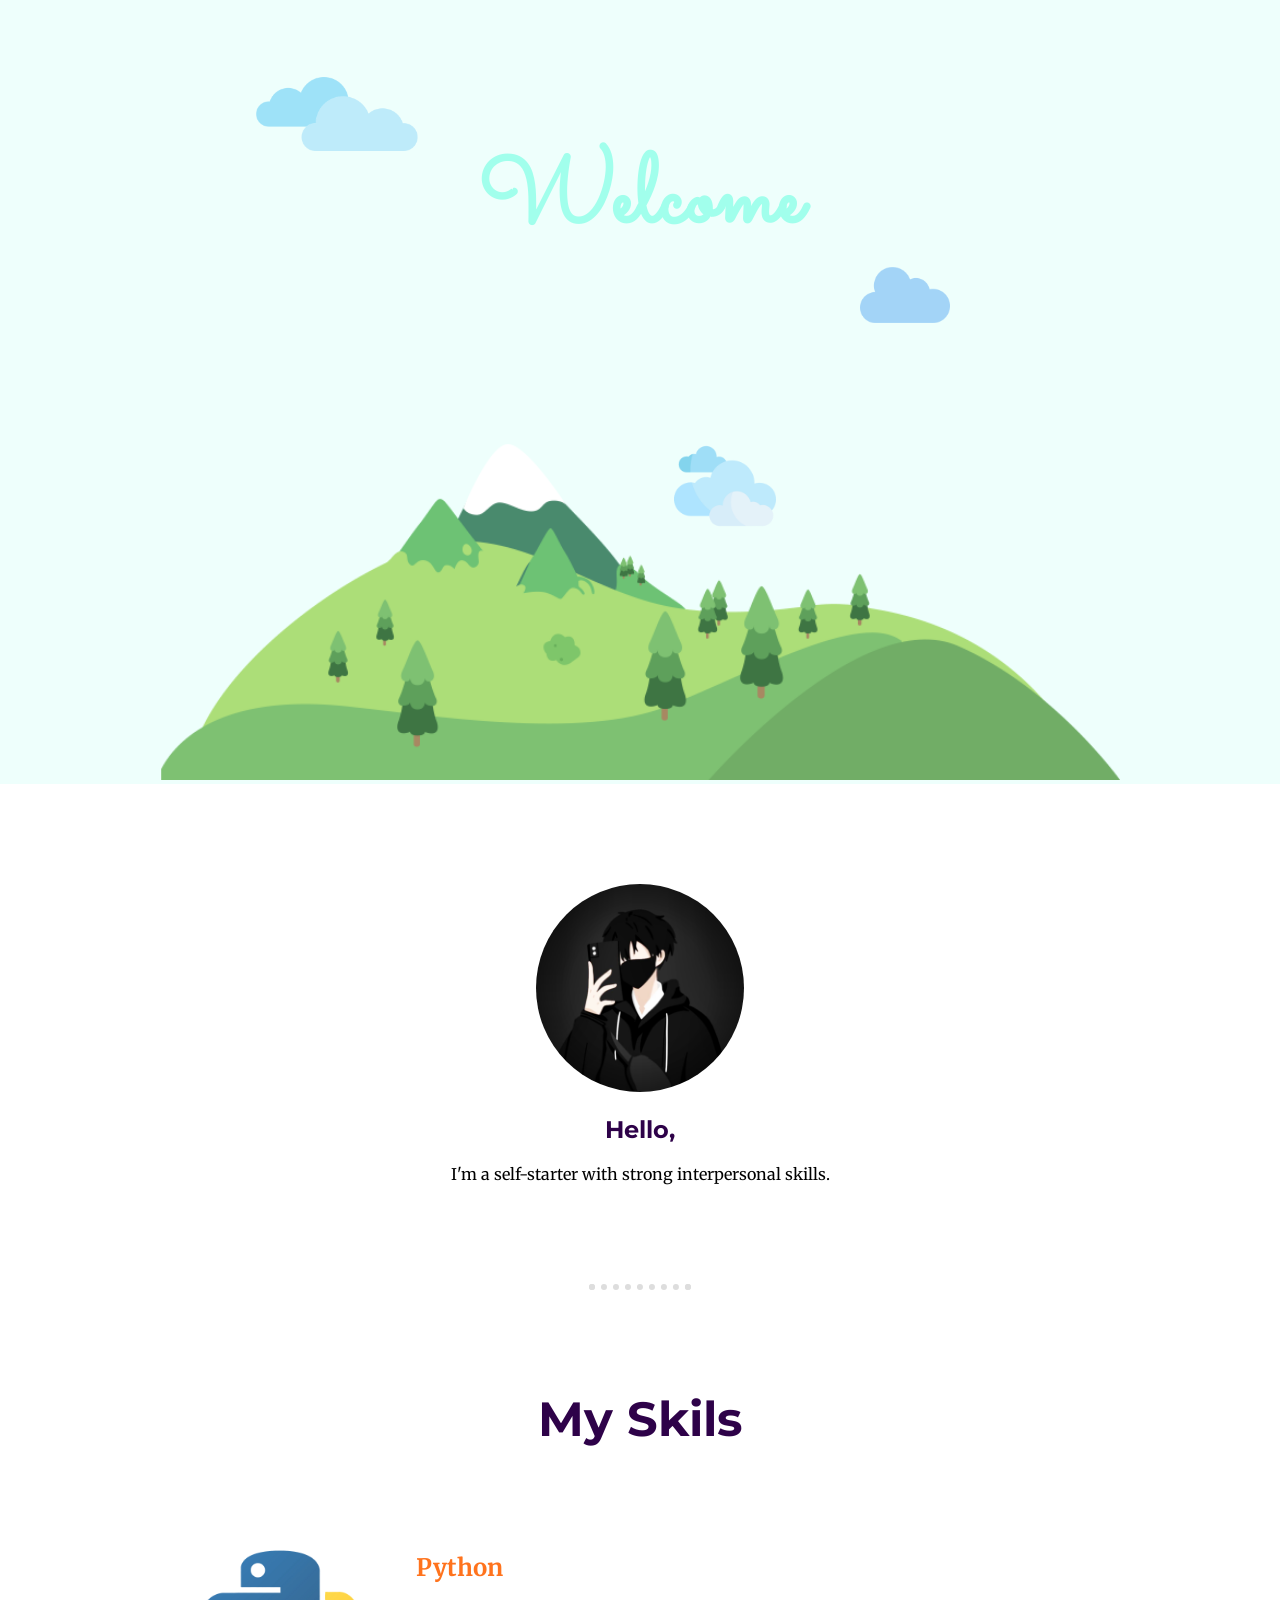
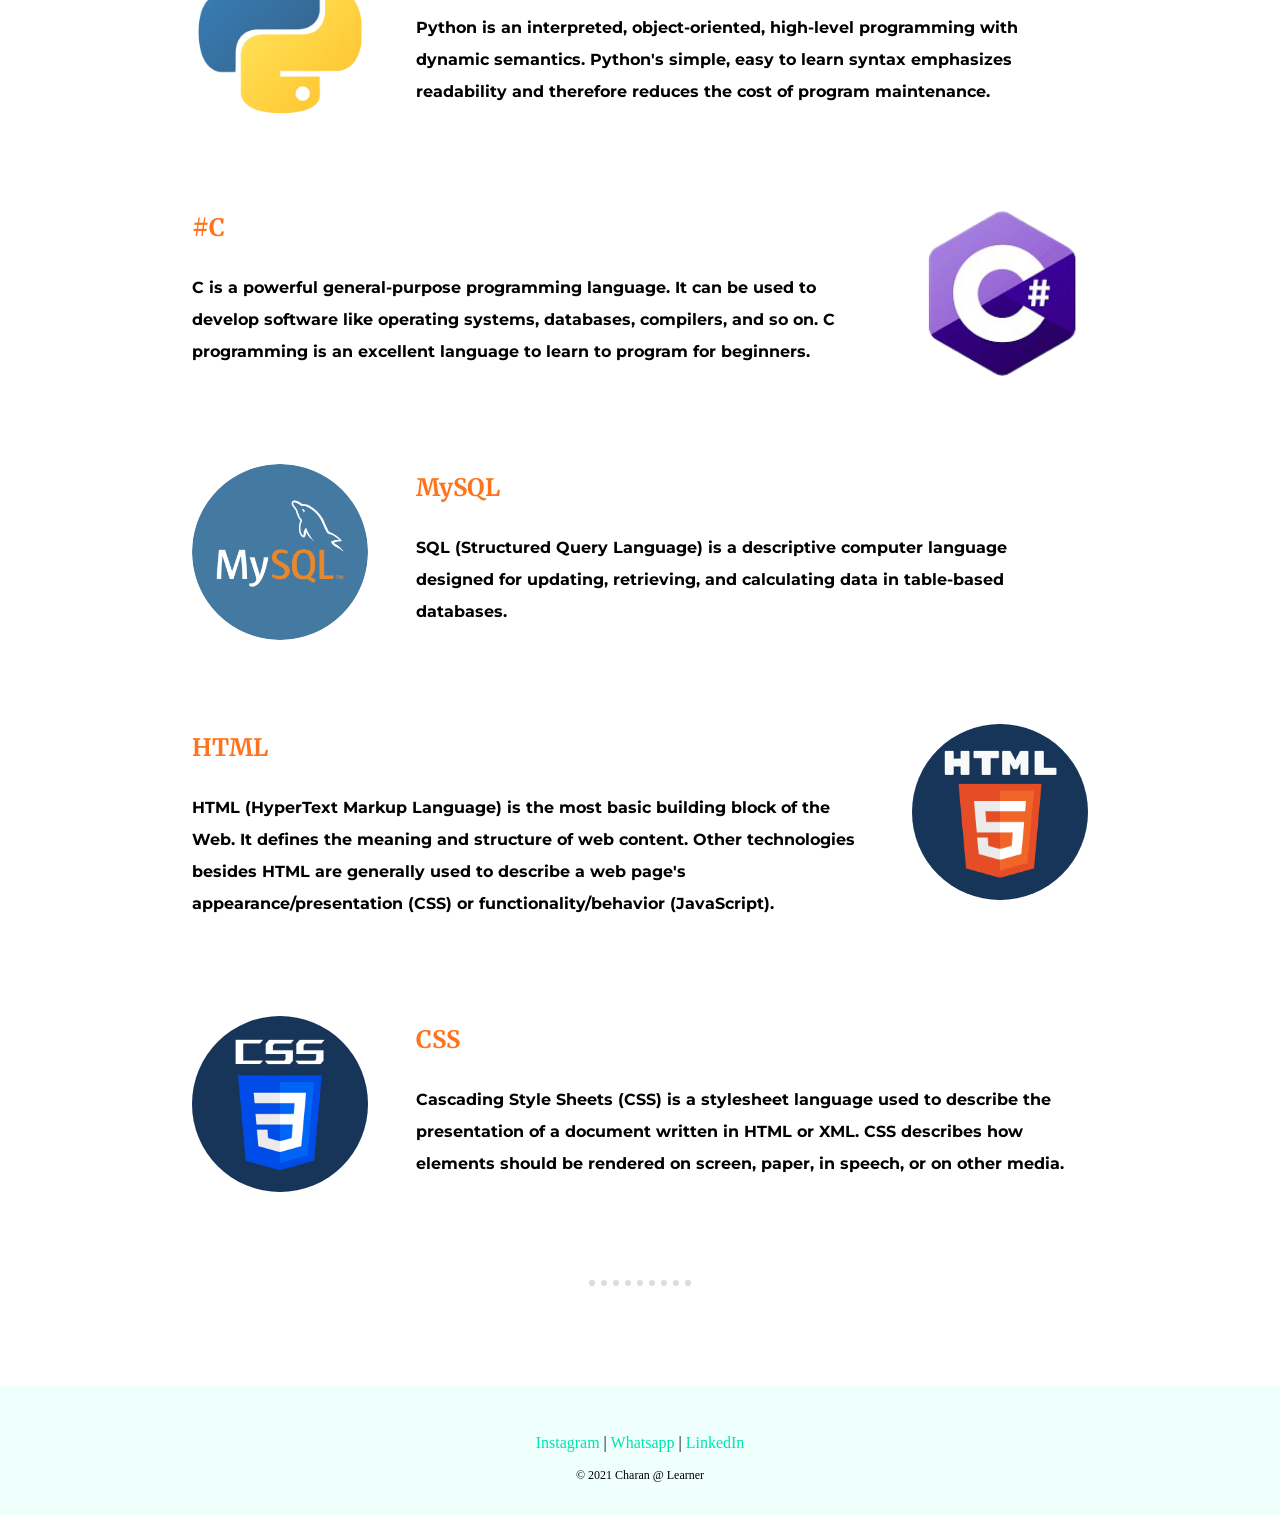
<file: index.html>
<!DOCTYPE html>
<html lang="en" dir="ltr">

<head>
  <meta charset="utf-8">
  <title>Mr.C</title>
  <link rel="apple-touch-icon" sizes="57x57" href="favicon/apple-icon-57x57.png">
  <link rel="apple-touch-icon" sizes="60x60" href="favicon/apple-icon-60x60.png">
  <link rel="apple-touch-icon" sizes="72x72" href="favicon/apple-icon-72x72.png">
  <link rel="apple-touch-icon" sizes="76x76" href="favicon/apple-icon-76x76.png">
  <link rel="apple-touch-icon" sizes="114x114" href="favicon/apple-icon-114x114.png">
  <link rel="apple-touch-icon" sizes="120x120" href="favicon/apple-icon-120x120.png">
  <link rel="apple-touch-icon" sizes="144x144" href="favicon/apple-icon-144x144.png">
  <link rel="apple-touch-icon" sizes="152x152" href="favicon/apple-icon-152x152.png">
  <link rel="apple-touch-icon" sizes="180x180" href="favicon/apple-icon-180x180.png">
  <link rel="icon" type="image/png" sizes="192x192"  href="favicon/android-icon-192x192.png">
  <link rel="icon" type="image/png" sizes="32x32" href="favicon/favicon-32x32.png">
  <link rel="icon" type="image/png" sizes="96x96" href="favicon/favicon-96x96.png">
  <link rel="icon" type="image/png" sizes="16x16" href="favicon/favicon-16x16.png">
  <link rel="manifest" href="favicon/manifest.json">
  <meta name="msapplication-TileColor" content="#ffffff">
  <meta name="msapplication-TileImage" content="favicon/ms-icon-144x144.png">
  <meta name="theme-color" content="#ffffff">
  <link rel="stylesheet" href="home.css">
  <style>@import url('https://fonts.googleapis.com/css2?family=Merriweather:ital@1&family=Montserrat&family=Sacramento&display=swap');</style>
</head>

<body>
  <div class="upper_container">
    <h2 id="welcome">Welcome</h2>
    <div class="clouds_div">
      <img id="b" class="cloud" src="pictures/cloud-1.png" alt="cloud">
      <img id="c" class="clouds" src="pictures/cloud-2.png" alt="cloud">
      <img id="d" class="clouds" src="pictures/cloud-3.png" alt="cloud">
    </div>
    <img class="mountain" src="pictures/mountain.png" alt="mountain img">
  </div>
  <div class="middel_container">
    <div class="profile">
      <img id="profile_img"src="pictures/profile.jpeg" alt="profile img">
    </div>
    <div class="about">
      <h2 class="hello">Hello,</h2>
      <p class="info">I'm a self-starter with strong interpersonal skills.</p>
      <hr>
      <div class="my_skils">
        <h1 class="my_skil_head">My Skils</h1>
        <div class="skil_row">
          <img class="python_img"src="pictures/python.png" alt="python img">

          <h2 class="python_h2">Python</h2>
          <p class="python_mat">Python is an interpreted, object-oriented, high-level
            programming with dynamic semantics.  Python's simple, easy to learn
            syntax emphasizes readability and therefore reduces the cost of program
            maintenance.</p>
        </div>
        <div class="skil_row">
          <img class="c_img" src="pictures/c.png" alt="#C img">

          <h2 class="c_h2">#C</h2>
          <p class="c_mat">C is a powerful general-purpose programming language. It can be used to
            develop software like operating systems, databases, compilers, and so on.
            C programming is an excellent language to learn to program for beginners.</p>
        </div>
        <div class="skil_row">
          <img class="mysql_img" src="pictures/mysql.png" alt="mysql img">

          <h2 class="mysql_h2">MySQL</h2>
          <p class="mysql_mat">SQL (Structured Query Language) is a descriptive computer language
            designed for updating, retrieving, and calculating data in table-based databases.</p>
        </div>
        <div class="skil_row">
          <img class="html_img" src="pictures/html.png" alt="html img">

          <h2 class="html_h2">HTML</h2>
          <p class="html_mat">HTML (HyperText Markup Language) is the most basic building block of
            the Web. It defines the meaning and structure of web content. Other technologies besides
            HTML are generally used to describe a web page's appearance/presentation (CSS) or
            functionality/behavior (JavaScript).</p>
        </div>
        <div class="skil_row">
          <img class="css_img" src="pictures/css.png" alt="css img">

          <h2 class="css_h2">CSS</h2>
          <p class="css_mat">Cascading Style Sheets (CSS) is a stylesheet language used to describe
            the presentation of a document written in HTML or XML. CSS describes how elements should
            be rendered on screen, paper, in speech, or on other media.</p>
        </div>
        <hr>
      </div>
    </div>
  </div>
  <div class="lower_container">
    <a class="cont_pages" href="#">Instagram</a>
    <span>|</span>
    <a class="cont_pages" href="#">Whatsapp</a>
    <span>|</span>
    <a class="cont_pages" href="#">LinkedIn</a>
    <p class="copyrigth" >© 2021 Charan @ Learner</p>
  </div>
</body>
</html>
</file>
<file: home.css>
body{
  text-align: center;
  background-color: #ffffff;
  font-size: 100%;
  margin: 0%;
}
hr{
    border: dotted #DDDDDD 6px;
    border-bottom: none;
    width: 7%;
    margin: 100px auto;
}



.upper_container{
  background-color: #EEFFFC;
  margin: 0em 0em 100px auto;
}
#welcome{
  font-family: 'Sacramento', cursive;
  color: #A1FFEC;
  font-size: 6rem;
  margin: 0;
  padding-top: 10.375%;
}
#b{
  width: 7%;
  position: absolute;
  top: 15.635rem;
  right: 20.625rem;
}
#c{
  width: 13%;
  position: relative;
  bottom: 15.125rem;
  right: 15.625rem;
}
#d{
  width: 8%;
  position: relative;
  top: 6.125rem;
}
.mountain{
  margin: auto auto 0em auto;
  width: 75%;
}




.middel_container{

}
#profile_img{
  border-radius: 50%;
  width: 13rem;
  height: 13rem;
}
.hello{
  font-family: 'Montserrat', sans-serif;
  color: #2E0249;
}
.info{
  margin: auto;
  width: 75%;
  font-family: 'Merriweather', serif;
}
.my_skil_head{
  font-family: 'Montserrat', sans-serif;
  font-weight: bolder;
  font-size: 3rem;
  color: #2E0249;
}
.skil_row{
  margin: 6rem auto 6rem auto;
  width: 70%;
  text-align: left;
  line-height: 2;
}
.python_img, .c_img, .mysql_img, .html_img, .css_img{
  border-radius: 50%;
  width: 11rem;
}
.python_h2, .c_h2, .mysql_h2, .html_h2, .css_h2{
  font-family: 'Merriweather', serif;
  font-weight: bolder;
  color: #FF731D;
}

.python_mat, .c_mat, .mysql_mat, .html_mat, .css_mat{
  font-family: 'Montserrat', sans-serif;
  font-weight: bold;
}
.python_img, .mysql_img, .css_img{
  float: left;
  margin-right: 3rem;
}
.c_img, .html_img{
  float: right;
  margin-left: 3rem;
}




.lower_container{
    padding: 3rem 0 1rem;
    background-color: #EEFFFC;
}
.cont_pages{
    color: #00E4AD;
    text-decoration: none;
}

.cont_pages:hover {
  color: #36FFCE;
}
.copyrigth{
  margin: 1rem auto 1rem auto;
  font-size: 75%;
  width: 50%;
}
</file>
